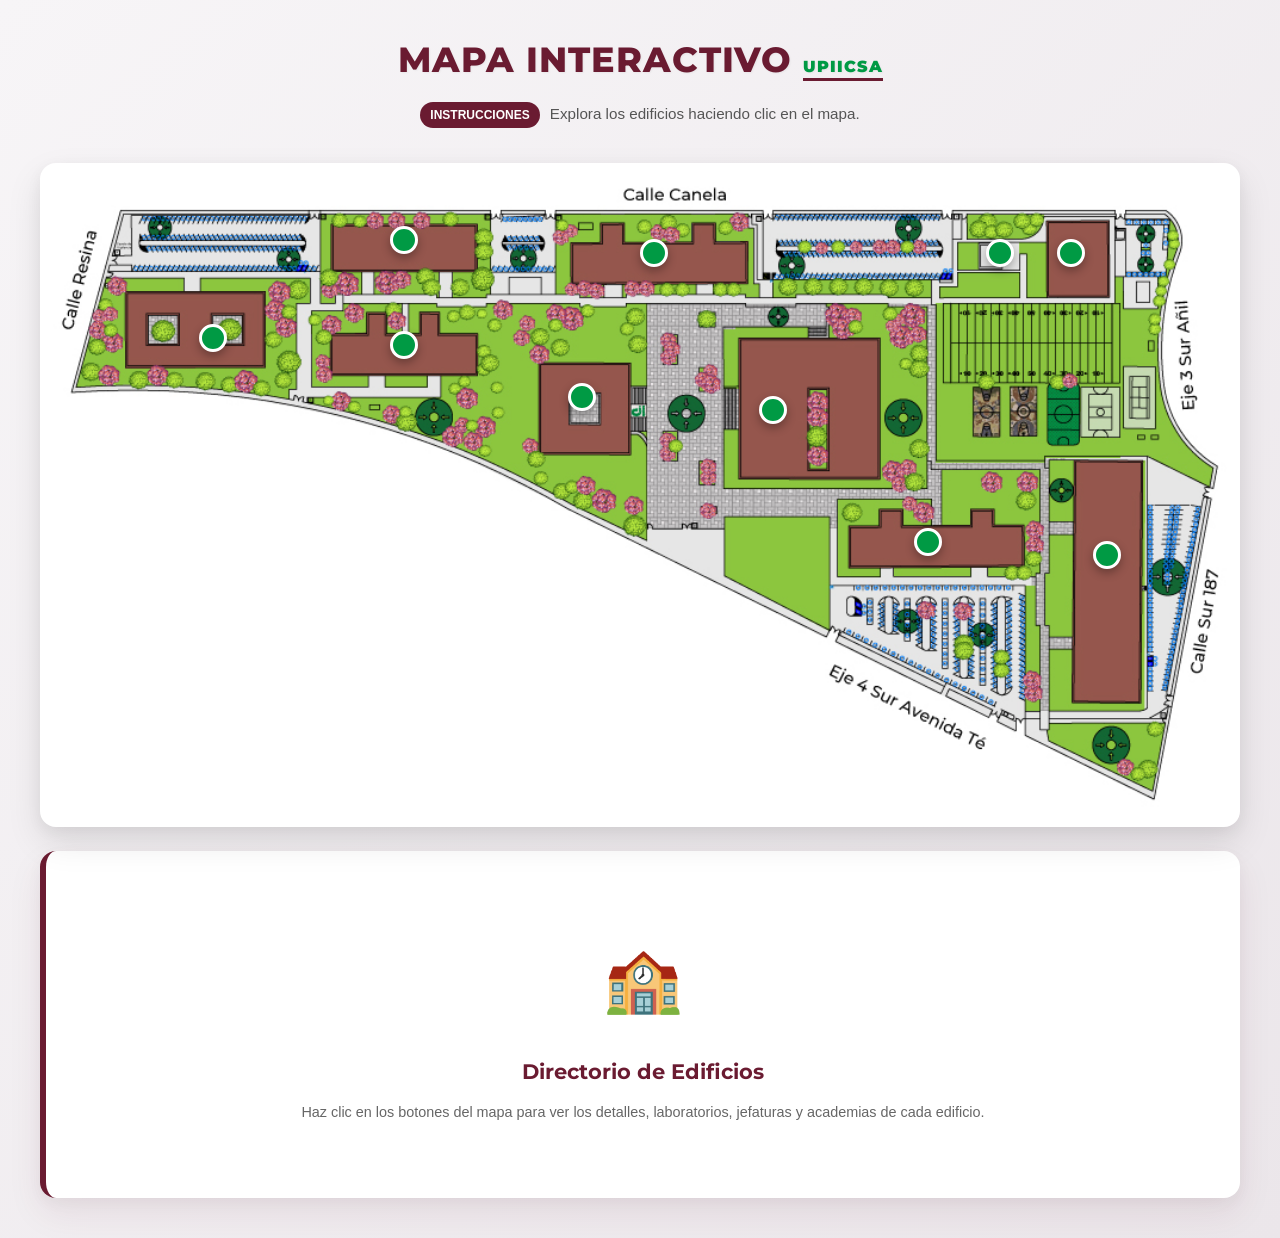
<file: index.html>
<!doctype html>
<!-- 
  ======================================================
  PROYECTO: Mapa Interactivo de UPIICSA
  AUTOR: Kit
  FECHA: 17 / 07 / 2026
  DESCRIPCIÓN: Sistema de información y mapa del portal.
  VERSIÓN: v1.1 — Optimizado (sin jQuery, carga rápida)
  ======================================================
-->
<html lang="es">

<head>
    <meta charset="UTF-8">
    <meta name="viewport" content="width=device-width, initial-scale=1.0">
    <meta name="description" content="Mapa interactivo de UPIICSA — Explora edificios, laboratorios, academias y oficinas del campus.">
    <title>Mapa Interactivo UPIICSA</title>
    <!-- Icono de la pestaña (Favicon) -->
    <link rel="icon" type="image/png" href="img/icono/favicon.png">
    <!-- Google Fonts — preconnect para carga rápida -->
    <link rel="preconnect" href="https://fonts.googleapis.com">
    <link rel="preconnect" href="https://fonts.gstatic.com" crossorigin>
    <link href="https://fonts.googleapis.com/css2?family=Montserrat:wght@400;600;700;800&family=Outfit:wght@300;400;600;800&display=swap" rel="stylesheet">
    <!-- Estilos del mapa -->
    <link rel="stylesheet" href="css/estilazo.css">
</head>

<body>
    <div class="page-wrapper">
        <header class="main-header">
            <h1 id="titulin">MAPA INTERACTIVO <span>UPIICSA</span></h1>
            <p class="instrucciones">
                <span class="badge">Instrucciones</span> Explora los edificios haciendo clic en el mapa.
            </p>
        </header>

        <div class="dashboard-layout">
            <!-- Panel lateral izquierdo de información -->
            <aside class="sidebar-info">
                <div class="sidebar-placeholder">
                    <div class="placeholder-icon">🏫</div>
                    <h3>Directorio de Edificios</h3>
                    <p>Haz clic en los botones del mapa para ver los detalles, laboratorios, jefaturas y academias de cada edificio.</p>
                </div>

                <!-- Ventanas grandes de información que aparecen al hacer clic -->
                <div class="ventana" id="info_ligeros">
                    <span class="btn-cerrar">&times;</span>
                    <p class="nom_edificio">Edificio de Ligeros</p>
                    <div class="pisos-container">
                        <div class="piso-columna">
                            <h3>Planta Baja</h3>
                            <ul>
                                <li>Almacén de Física</li>
                                <li>Laboratorios del 1 al 6</li>
                                <li>Sala de preparación de Física</li>
                                <li>Cubículos 1 al 6</li>
                                <li>Sala de preparación</li>
                                <li>Taller de Mantenimiento</li>
                                <li>Taller de Vidrío</li>
                                <li>Almacén de Química</li>
                                <li>Sala de preparación de Química</li>
                            </ul>
                        </div>
                        <div class="piso-columna">
                            <h3>Primer Piso</h3>
                            <ul>
                                <li>Jefatura del Laboratorio de Física</li>
                                <li>Laboratorios del 7 al 12</li>
                                <li>Sala de preparación de Física</li>
                                <li>Cubículos del 7 al 12</li>
                                <li>Sala de preparación</li>
                                <li>Sala Investigación Docente</li>
                                <li><strong>Lab. de Cómputo</strong></li>
                                <li>Sala Modelo</li>
                                <li>Sala de Laboratorio</li>
                                <li>Jefatura de Laboratorio de Química</li>
                                <li>Sala de Laboratorio de Química</li>
                                <li>Sala de preparación de Química</li>
                            </ul>
                        </div>
                    </div>
                </div>

                <div class="ventana" id="info_basica">
                    <span class="btn-cerrar">&times;</span>
                    <p class="nom_edificio">Edificio de Formación Básica</p>
                    <div class="pisos-container">
                        <div class="piso-columna">
                            <h3>Planta Baja</h3>
                            <ul>
                                <li>Departamento de Formación Básica</li>
                                <li>Coordinación de Plan de Acción Tutorial (Tutorías)</li>
                                <li>Servicio Médico</li>
                                <li>Centro de Apoyo a Estudiantes</li>
                                <li>Oficina de Electivas</li>
                                <li>Prefectura del Orden</li>
                                <li>Academia de Humanidades y Ciencias Sociales</li>
                                <li><strong>Salones del 1 al 5</strong></li>
                            </ul>
                        </div>
                        <div class="piso-columna">
                            <h3>Primer Piso</h3>
                            <ul>
                                <li>Academia de Matemáticas</li>
                                <li><strong>Lab. de Cómputo</strong></li>
                                <li><strong>Salones 101 al 112</strong></li>
                            </ul>
                        </div>
                        <div class="piso-columna">
                            <h3>Segundo Piso</h3>
                            <ul>
                                <li>Academia de Química</li>
                                <li><strong>Salones del 201 al 212</strong></li>
                            </ul>
                        </div>
                        <div class="piso-columna">
                            <h3>Tercer Piso</h3>
                            <ul>
                                <li>Academia de Física</li>
                                <li><strong>Salones del 201 al 312</strong></li>
                            </ul>
                        </div>
                    </div>
                </div>

                <div class="ventana" id="info_sociales">
                    <span class="btn-cerrar">&times;</span>
                    <p class="nom_edificio">Edificio de Estudios Profesionales Genéricos</p>
                    <div class="pisos-container">
                        <div class="piso-columna">
                            <h3>Planta Baja</h3>
                            <ul>
                                <li>Departamento de Estudios Profesional Genéricos</li>
                                <li>Red de Genero</li>
                                <li>Centro de Apoyo a Estudiantes</li>
                                <li>Servicio Médico</li>
                                <li>Soporte Técnico</li>
                                <li>Protección Civil</li>
                                <li>Academia de Economía</li>
                                <li><strong>Salones del 1 al 12</strong></li>
                            </ul>
                        </div>
                        <div class="piso-columna">
                            <h3>Primer Piso</h3>
                            <ul>
                                <li>Academia de Mercadotecnia y Recursos Humanos</li>
                                <li>Academia de Derecho</li>
                                <li><strong>Salones 101 al 114</strong></li>
                            </ul>
                        </div>
                        <div class="piso-columna">
                            <h3>Segundo Piso</h3>
                            <ul>
                                <li>Academia de Tecnología en Informática</li>
                                <li><strong>Lab. de Cómputo 1</strong></li>
                                <li><strong>Lab. de Cómputo 2</strong></li>
                                <li>Academia de Administración</li>
                                <li><strong>Salones del 201 al 210</strong></li>
                            </ul>
                        </div>
                        <div class="piso-columna">
                            <h3>Tercer Piso</h3>
                            <ul>
                                <li>Academia de Finanzas</li>
                                <li><strong>Salones del 301 al 321</strong></li>
                            </ul>
                        </div>
                    </div>
                </div>

                <div class="ventana" id="info_gobierno">
                    <span class="btn-cerrar">&times;</span>
                    <p class="nom_edificio">Edificio de Gobierno</p>
                    <div class="pisos-container">
                        <div class="piso-columna">
                            <h3>Planta Baja</h3>
                            <ul>
                                <li>Subdirección de Servicios Educativos e Integración Social</li>
                                <li>Gestión Escolar</li>
                                <li>Cajero Bancomer</li>
                                <li>Servicio Medico</li>
                                <li>Servicio Dental</li>
                                <li>Subdirección Administrativa</li>
                                <li>Capital Humano</li>
                                <li>Pagaduría</li>
                                <li>Recursos Financieros</li>
                            </ul>
                        </div>
                        <div class="piso-columna">
                            <h3>Primer Piso</h3>
                            <ul>
                                <li>Dirección</li>
                                <li>SEGET</li>
                                <li>Relaciones Publicas y Desarrollo Social</li>
                                <li>Activo Fijo</li>
                                <li>Asesoría Jurídica</li>
                                <li>Diseño y Comunicación Digital</li>
                                <li>Oficina de Apoyo Logístico al Consejo Técnico Consultivo Escolar</li>
                                <li>Jefatura Sección de Estudios de Postgrado e Investigación</li>
                                <li>Sala de Consejo</li>
                                <li>Orientación Juvenil</li>
                                <li>Recursos Materiales</li>
                                <li>Sindicato PAEE</li>
                                <li>Departamento de Extensión y Apoyos Educativos</li>
                                <li>Sindicato Docente</li>
                                <li>Subdirección Académica</li>
                                <li>Comité de Seguridad Contra la Violencia</li>
                                <li>Departamento de Innovación Educativa</li>
                                <li>Sala de Junta de Subdirección Académica</li>
                                <li>Oficina de Practicas y Vistas Escolares</li>
                                <li>Departamento de Evaluación y Seguimiento</li>
                                <li>Jefatura del Programa Académico de Ingeniería Industrial</li>
                                <li>Jefatura del Programa Académico de la Licenciatura en Administración Industrial</li>
                                <li>Jefatura del Programa Académico de Ingeniería en Transporte</li>
                                <li>Jefatura del Programa Académico de la Licenciatura en Ciencias de la Informática</li>
                                <li>Jefatura del Programa Académico de Ingeniería en Informática</li>
                                <li>Coordinación de Enlace y Gestión Técnica</li>
                                <li>Sistema de Gestión para Organizaciones Educativas</li>
                            </ul>
                        </div>
                        <div class="piso-columna">
                            <h3>Sótano</h3>
                            <ul>
                                <li>Bienes en Custodia</li>
                                <li>Editorial</li>
                                <li>Almacén de Activo Fijo</li>
                                <li>Oficina de Intendencia</li>
                                <li>Mensajería</li>
                            </ul>
                        </div>
                    </div>
                </div>

                <div class="ventana" id="info_ingenieria">
                    <span class="btn-cerrar">&times;</span>
                    <p class="nom_edificio">Edificio de Desarrollo Profesional Específico</p>
                    <div class="pisos-container">
                        <div class="piso-columna">
                            <h3>Planta Baja</h3>
                            <ul>
                                <li>Departamento de Desarrollo Profesional Especifico</li>
                                <li>Seminarios de Actualización con Opción a Titulación</li>
                                <li>Centro de Capacitación y Desarrollo de Personal</li>
                                <li>Lab. Robótica</li>
                                <li>Centro de Apoyo a Estudiantes</li>
                                <li>Servicio Médico</li>
                                <li>Jardinería</li>
                                <li><strong>Lab. de Cómputo Diseño 1</strong></li>
                                <li><strong>Lab. de Cómputo Diseño 2</strong></li>
                                <li>Fomento a la Cultura</li>
                                <li>Academia de Producción</li>
                                <li><strong>Salones del 1 al 7</strong></li>
                            </ul>
                        </div>
                        <div class="piso-columna">
                            <h3>Primer Piso</h3>
                            <ul>
                                <li>Academia de Informática</li>
                                <li>Academia de Ingeniería Industrial</li>
                                <li><strong>Salones 101 al 118</strong></li>
                            </ul>
                        </div>
                        <div class="piso-columna">
                            <h3>Segundo Piso</h3>
                            <ul>
                                <li>Academia de Transporte</li>
                                <li><strong>Lab. de Cómputo de Sistemas de Transporte</strong></li>
                                <li>Academia de Ciencias Básicas de la Ingeniería</li>
                                <li><strong>Salones del 201 al 218</strong></li>
                            </ul>
                        </div>
                        <div class="piso-columna">
                            <h3>Tercer Piso</h3>
                            <ul>
                                <li>Academia de Investigación de Operaciones</li>
                                <li><strong>Lab. de Cómputo Poniente</strong></li>
                                <li><strong>Lab. de Cómputo Oriente</strong></li>
                                <li>Academia de Computación</li>
                                <li><strong>Salones del 301 al 310</strong></li>
                            </ul>
                        </div>
                    </div>
                </div>

                <div class="ventana" id="info_pesados">
                    <span class="btn-cerrar">&times;</span>
                    <p class="nom_edificio">Edificio de Competencias Integrales e Institucionales</p>
                    <div class="pisos-container">
                        <div class="piso-columna">
                            <h3>Planta Baja</h3>
                            <ul>
                                <li>Departamento de Mantenimiento y Servicios</li>
                                <li>Carpintería</li>
                                <li><strong>Lab. de Cómputo de Realidad Virtual</strong></li>
                                <li>Lab. de Ingeniería Ferroviaria</li>
                                <li>Lab. de Metrología</li>
                                <li>Lab. de Metalografía</li>
                                <li>Maquinados Industriales</li>
                                <li>Soldadura Eléctrica</li>
                                <li><strong>Lab. Cómputo Robótica 1</strong></li>
                                <li><strong>Lab. Cómputo Robótica 2</strong></li>
                                <li>Servicio Médico</li>
                                <li>Lab. de Condiciones Ambientales</li>
                                <li>Lab. de Ingeniería de Métodos</li>
                                <li><strong>Salones 1 al 3 de Ingeniería de Métodos</strong></li>
                                <li>Control Escolar SEPI</li>
                                <li><strong>Lab. de Cómputo de Electricidad y Control</strong></li>
                                <li><strong>Salones de 1 al 4 de Electricidad y Control</strong></li>
                                <li>Almacén de Electricidad y Control</li>
                                <li>Lab. de Manufactura</li>
                            </ul>
                        </div>
                        <div class="piso-columna">
                            <h3>Primer Piso</h3>
                            <ul>
                                <li>Jefatura de Competencias Integrales e Institucionales</li>
                                <li>Cubículos A1 a A28</li>
                                <li>Cubículos B1 a A40</li>
                                <li>Jefatura de las Academias de Laboratorios de Procesos de Manufactura</li>
                                <li>Jefatura de las Academias de Laboratorios de Electricidad y Control</li>
                                <li>Jefatura de las Academias de Laboratorios de Control de Calidad</li>
                                <li>Jefatura de las Academias de Laboratorios de Ingeniería de Métodos</li>
                                <li>Jefatura de las Academias de Laboratorios en Sistemas Automotrices</li>
                                <li>Jefatura de las Academias de Laboratorios de Automatización y Robótica</li>
                                <li>Unidad Politécnica de Integración Social (UPIS)</li>
                                <li>Diplomados y Cursos</li>
                                <li>Club de Robótica</li>
                                <li><strong>Salones 1 al 2 de ISISA</strong></li>
                                <li><strong>Salones 1 al 10</strong></li>
                                <li><strong>Salón UPIS</strong></li>
                                <li>Oficina de Titulación</li>
                                <li>Departamento de Evaluación y Seguimiento Académico</li>
                                <li>Oficina Decanato</li>
                                <li><strong>Lab. de Cómputo MakerSpace</strong></li>
                                <li><strong>Lab. de Cómputo Cisco</strong></li>
                                <li><strong>Lab. de Cómputo SUN</strong></li>
                            </ul>
                        </div>
                    </div>
                </div>

                <div class="ventana" id="info_culturales">
                    <span class="btn-cerrar">&times;</span>
                    <p class="nom_edificio">Edificio de Actividades Culturales</p>
                    <div class="pisos-container">
                        <div class="piso-columna">
                            <h3>Planta Baja</h3>
                            <ul>
                                <li>Auditorio Generalísimo Morelos</li>
                                <li>Auditorio Víctor Bravo Ahuja</li>
                                <li>Biblioteca Ing. Manuel Zorrilla Carcaño</li>
                                <li><strong>Lab. de Cómputo de Biblioteca</strong></li>
                                <li>Centro de Apoyos para Estudiantes</li>
                                <li>Cafetería</li>
                            </ul>
                        </div>
                        <div class="piso-columna">
                            <h3>Primer Piso</h3>
                            <ul>
                                 <li><strong>Unidad de Informática</strong>
                                     <ul class="sub-area-list">
                                         <li>Redes y Telecomunicaciones</li>
                                         <li>Soporte Técnico</li>
                                         <li>Desarrollo de Sistemas</li>
                                         <li>Página Web</li>
                                     </ul>
                                 </li>
                                <li><strong>Lab. de Cómputo UDI de la 1 a la 4</strong></li>
                                <li>Cursos Extracurriculares de Lenguas Extranjeras (Celex)</li>
                                <li><strong>Lab. de Cómputo Docente</strong></li>
                                <li>Nodo UPIICSA</li>
                                <li><strong>Salones C0 al C14</strong></li>
                                <li><strong>Salones SEPI 1 al 8</strong></li>
                                <li>Programa de Doctorado en Gestión y Políticas de Innovación (DGPI)</li>
                                <li>Grupo de Investigación en Cooperativismo y Organizaciones de la Economía Social y Solidaría (GICOPS)</li>
                                <li>Unidad de Tecnología Educativa y Campus Virtual (UTEyCV)</li>
                                <li><strong>Lab. de Cómputo de Redes</strong></li>
                                <li>Lab. de IoT</li>
                                <li>Lab. de Experiencias</li>
                                <li>Lab. de Programación</li>
                            </ul>
                        </div>
                        <div class="piso-columna">
                            <h3>Sótano</h3>
                            <ul>
                                <li>Sala de Lectura de Biblioteca</li>
                            </ul>
                        </div>
                    </div>
                </div>

                <div class="ventana" id="info_gimnasio">
                    <span class="btn-cerrar">&times;</span>
                    <p class="nom_edificio">Edificio de Gimnasio</p>
                    <div class="pisos-container">
                        <div class="piso-columna">
                            <h3>Planta Baja</h3>
                            <ul>
                                <li>Jefatura de Actividades Deportivas</li>
                                <li>Comunicación Deportiva</li>
                                <li>Vestidores de Hombres</li>
                                <li>Servicio Médico</li>
                                <li>Vestidores de Mujeres</li>
                                <li>Sala Multiartística</li>
                                <li>Sala de Trofeos</li>
                                <li>Sala de Pesas</li>
                                <li>Cuadrilátero de Boxeo</li>
                            </ul>
                        </div>
                        <div class="piso-columna">
                            <h3>Primer Piso</h3>
                            <ul>
                                <li>Sala de Cardio</li>
                                <li><strong>Salón usos Múltiples</strong></li>
                            </ul>
                        </div>
                    </div>
                </div>

                <div class="ventana" id="info_espejos">
                    <span class="btn-cerrar">&times;</span>
                    <p class="nom_edificio">Edificio de los Espejos</p>
                    <div class="pisos-container">
                        <div class="piso-columna">
                            <h3>Primer Piso</h3>
                            <ul>
                                <li><strong>Salón de los Espejos</strong></li>
                                <li><strong>Planta Purificadora</strong></li>
                            </ul>
                        </div>
                    </div>
                </div>

                <div class="ventana" id="info_sepi">
                    <span class="btn-cerrar">&times;</span>
                    <p class="nom_edificio">Edificio de Sección de Estudios de Posgrado e Investigación (SEPI)</p>
                    <div class="pisos-container">
                        <div class="piso-columna">
                            <h3>Planta Baja</h3>
                            <ul>
                                <li>Auditorio</li>
                                <li>Biblioteca de Graduados</li>
                            </ul>
                        </div>
                        <div class="piso-columna">
                            <h3>Primer Piso</h3>
                            <ul>
                                <li>Jefatura de la Sección de Estudios de Posgrado e Investigación</li>
                                <li>Departamento de Investigación</li>
                                <li>Departamento de Posgrado</li>
                                <li>Maestría en Ingeniería Industrial</li>
                                <li>Maestría en Informática</li>
                                <li>Maestría en administración</li>
                                <li>Maestría en Ciencias en Estudios Interdisciplinarios para PYME</li>
                                <li>Doctorado en Gestión y en Política de Innovación</li>
                                <li><strong>Salón de Profesores</strong></li>
                                <li><strong>Lab. de Cómputo de CEFE</strong></li>
                                <li><strong>Lab. de Cómputo de SEPI</strong></li>
                            </ul>
                        </div>
                        <div class="piso-columna">
                            <h3>Segundo Piso</h3>
                            <ul>
                                <li>Sala de Consejo</li>
                                <li>Sala de Profesores</li>
                                <li>Aula Siglo XXI</li>
                                <li><strong>Lab. de Cómputo de UPIS 1</strong></li>
                                <li><strong>Lab. de Cómputo de UPIS 2</strong></li>
                            </ul>
                        </div>
                    </div>
                </div>
            </aside>

            <!-- El mapa interactivo -->
            <div id="contenedor">
                <!-- El mapa de fondo -->
                <img src="img/mapa/mapa_upiicsa.png" id="mapa" alt="mapa">

                <!-- Botones y textos cortos que aparecen al pasar el mouse (Hover) -->
                <div class="botoncito" id="btn_sepi"></div>
                <div class="edificio" id="tx_sepi">Edificio de Sección de Estudios de Posgrado e Investigación (SEPI)</div>

                <div class="botoncito" id="btn_ligeros"></div>
                <div class="edificio" id="tx_ligeros">Edificio de Ligeros</div>

                <div class="botoncito" id="btn_basica"></div>
                <div class="edificio" id="tx_basica">Edificio de Formación Básica</div>

                <div class="botoncito" id="btn_sociales"></div>
                <div class="edificio" id="tx_sociales">Edificio de Estudios Profesional Genéricos</div>

                <div class="botoncito" id="btn_gobierno"></div>
                <div class="edificio" id="tx_gobierno">Edificio de Gobierno</div>

                <div class="botoncito" id="btn_culturales"></div>
                <div class="edificio" id="tx_culturales">Edificio de Actividades Culturales</div>

                <div class="botoncito" id="btn_ingenieria"></div>
                <div class="edificio" id="tx_ingenieria">Edificio de Desarrollo Profesional Específico</div>

                <div class="botoncito" id="btn_pesados"></div>
                <div class="edificio" id="tx_pesados">Edificio de Competencias Integrales e Institucionales</div>

                <div class="botoncito" id="btn_gimnasio"></div>
                <div class="edificio" id="tx_gimnasio">Edificio de Gimnasio</div>

                <div class="botoncito" id="btn_espejos"></div>
                <div class="edificio" id="tx_espejos">Edificio de los Espejos</div>
            </div>
        </div>
    </div>

    <!-- Código interactivo (vanilla JS, sin dependencias) -->
    <script src="js/script.js" defer></script>
</body>

</html>
</file>
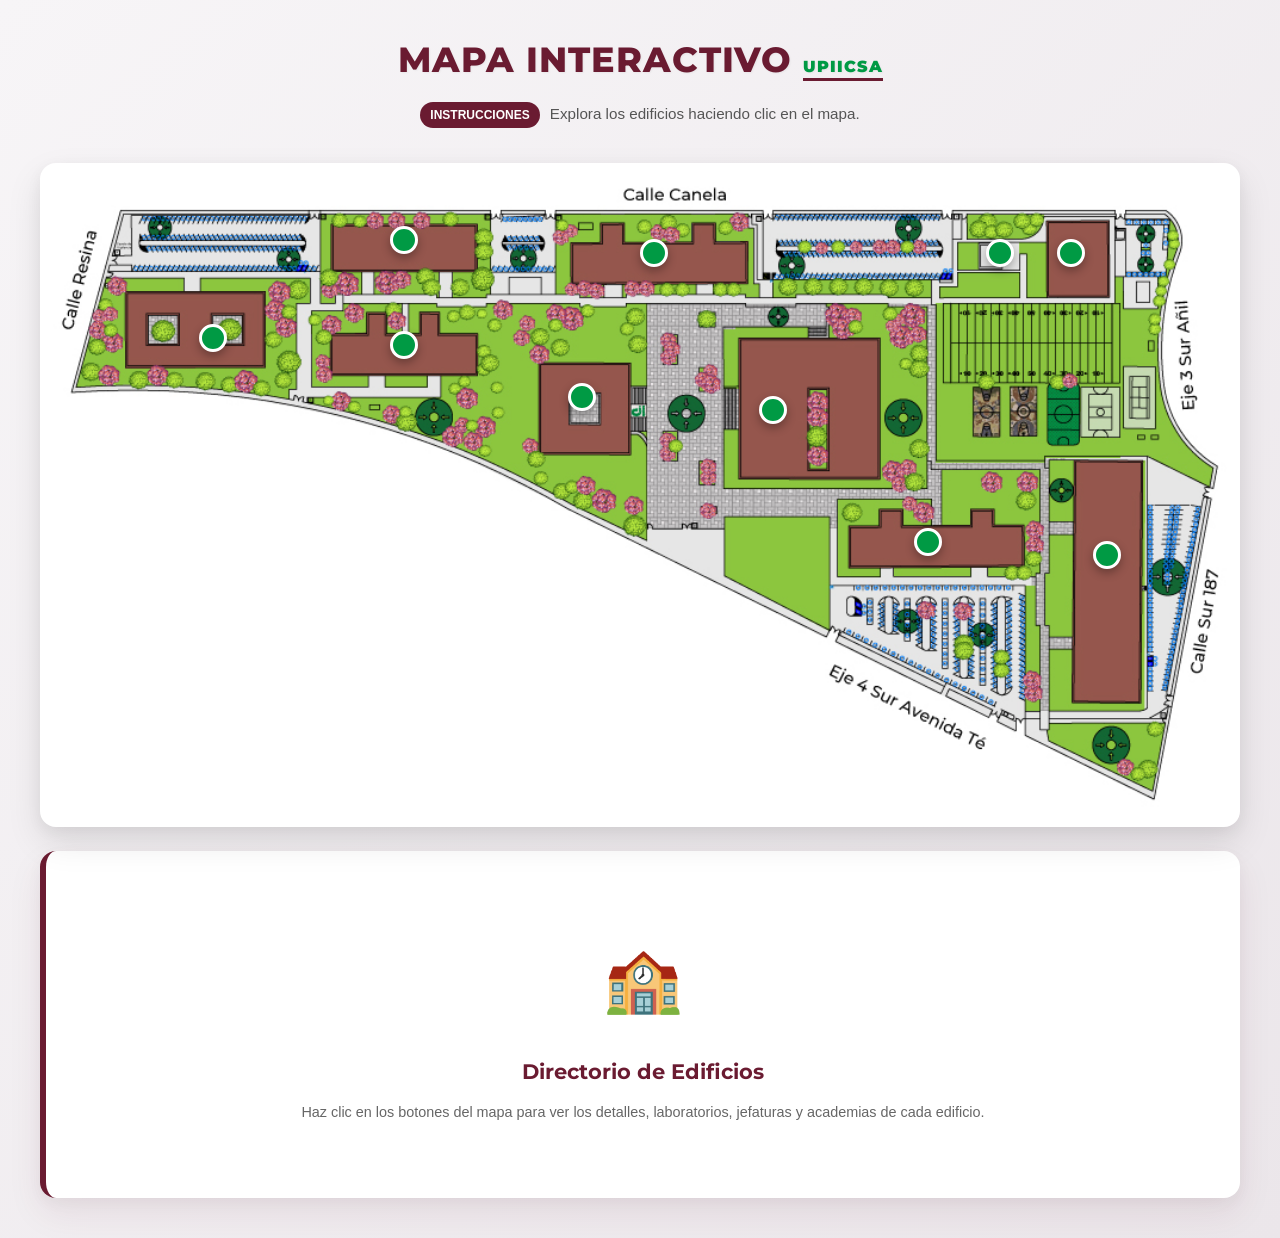
<file: index.upiicsa.mapa.html>
<!doctype html>
<html>

<head>
    <meta charset="UTF-8">
    <title>Mapa Interactivo UPIICSA</title>
    <!-- Icono de la pestaña (Favicon) -->
    <link rel="icon" type="image/png" href="img/icono/favicon.png">
    <!-- Google Fonts para tipografía premium -->
    <link href="https://fonts.googleapis.com/css2?family=Montserrat:wght@400;600;700;800&family=Outfit:wght@300;400;600;800&display=swap" rel="stylesheet">
    <!-- Aquí enlazamos el archivo de los estilos -->
    <link type="text/css" rel="stylesheet" href="css/estilazo.css">
</head>

<body>
    <div class="page-wrapper">
        <header class="main-header">
            <h1 id="titulin">MAPA INTERACTIVO <span>UPIICSA</span></h1>
            <p class="instrucciones">
                <span class="badge">Instrucciones</span> Explora los edificios haciendo clic en el mapa.
            </p>
        </header>

        <div class="dashboard-layout">
            <!-- Panel lateral izquierdo de información -->
            <aside class="sidebar-info">
                <div class="sidebar-placeholder">
                    <div class="placeholder-icon">🏫</div>
                    <h3>Directorio de Edificios</h3>
                    <p>Haz clic en los botones del mapa para ver los detalles, laboratorios, jefaturas y academias de cada edificio.</p>
                </div>

                <!-- Ventanas grandes de información que aparecen al hacer clic -->
                <div class="ventana" id="info_ligeros">
                    <span class="btn-cerrar">&times;</span>
                    <p class="nom_edificio">Edificio de Ligeros</p>
                    <div class="pisos-container">
                        <div class="piso-columna">
                            <h3>Planta Baja</h3>
                            <ul>
                                <li>Almacén de Física</li>
                                <li>Laboratorios del 1 al 6</li>
                                <li>Sala de preparación de Física</li>
                                <li>Cubículos 1 al 6</li>
                                <li>Sala de preparación</li>
                                <li>Taller de Mantenimiento</li>
                                <li>Taller de Vidrío</li>
                                <li>Almacén de Química</li>
                                <li>Sala de preparación de Química</li>
                            </ul>
                        </div>
                        <div class="piso-columna">
                            <h3>Primer Piso</h3>
                            <ul>
                                <li>Jefatura del Laboratorio de Física</li>
                                <li>Laboratorios del 7 al 12</li>
                                <li>Sala de preparación de Física</li>
                                <li>Cubículos del 7 al 12</li>
                                <li>Sala de preparación</li>
                                <li>Sala Investigación Docente</li>
                                <li><strong>Lab. de Cómputo</strong></li>
                                <li>Sala Modelo</li>
                                <li>Sala de Laboratorio</li>
                                <li>Jefatura de Laboratorio de Química</li>
                                <li>Sala de Laboratorio de Química</li>
                                <li>Sala de preparación de Química</li>
                            </ul>
                        </div>
                    </div>
                </div>

                <div class="ventana" id="info_basica">
                    <span class="btn-cerrar">&times;</span>
                    <p class="nom_edificio">Edificio de Formación Básica</p>
                    <div class="pisos-container">
                        <div class="piso-columna">
                            <h3>Planta Baja</h3>
                            <ul>
                                <li>Departamento de Formación Básica</li>
                                <li>Coordinación de Plan de Acción Tutorial (Tutorías)</li>
                                <li>Servicio Médico</li>
                                <li>Centro de Apoyo a Estudiantes</li>
                                <li>Oficina de Electivas</li>
                                <li>Prefectura del Orden</li>
                                <li>Academia de Humanidades y Ciencias Sociales</li>
                                <li><strong>Salones del 1 al 5</strong></li>
                            </ul>
                        </div>
                        <div class="piso-columna">
                            <h3>Primer Piso</h3>
                            <ul>
                                <li>Academia de Matemáticas</li>
                                <li><strong>Lab. de Cómputo</strong></li>
                                <li><strong>Salones 101 al 112</strong></li>
                            </ul>
                        </div>
                        <div class="piso-columna">
                            <h3>Segundo Piso</h3>
                            <ul>
                                <li>Academia de Química</li>
                                <li><strong>Salones del 201 al 212</strong></li>
                            </ul>
                        </div>
                        <div class="piso-columna">
                            <h3>Tercer Piso</h3>
                            <ul>
                                <li>Academia de Física</li>
                                <li><strong>Salones del 201 al 312</strong></li>
                            </ul>
                        </div>
                    </div>
                </div>

                <div class="ventana" id="info_sociales">
                    <span class="btn-cerrar">&times;</span>
                    <p class="nom_edificio">Edificio de Estudios Profesionales Genéricos</p>
                    <div class="pisos-container">
                        <div class="piso-columna">
                            <h3>Planta Baja</h3>
                            <ul>
                                <li>Departamento de Estudios Profesional Genéricos</li>
                                <li>Red de Genero</li>
                                <li>Centro de Apoyo a Estudiantes</li>
                                <li>Servicio Médico</li>
                                <li>Soporte Técnico</li>
                                <li>Protección Civil</li>
                                <li>Academia de Economía</li>
                                <li><strong>Salones del 1 al 12</strong></li>
                            </ul>
                        </div>
                        <div class="piso-columna">
                            <h3>Primer Piso</h3>
                            <ul>
                                <li>Academia de Mercadotecnia y Recursos Humanos</li>
                                <li>Academia de Derecho</li>
                                <li><strong>Salones 101 al 114</strong></li>
                            </ul>
                        </div>
                        <div class="piso-columna">
                            <h3>Segundo Piso</h3>
                            <ul>
                                <li>Academia de Tecnología en Informática</li>
                                <li><strong>Lab. de Cómputo 1</strong></li>
                                <li><strong>Lab. de Cómputo 2</strong></li>
                                <li>Academia de Administración</li>
                                <li><strong>Salones del 201 al 210</strong></li>
                            </ul>
                        </div>
                        <div class="piso-columna">
                            <h3>Tercer Piso</h3>
                            <ul>
                                <li>Academia de Finanzas</li>
                                <li><strong>Salones del 301 al 321</strong></li>
                            </ul>
                        </div>
                    </div>
                </div>

                <div class="ventana" id="info_gobierno">
                    <span class="btn-cerrar">&times;</span>
                    <p class="nom_edificio">Edificio de Gobierno</p>
                    <div class="pisos-container">
                        <div class="piso-columna">
                            <h3>Planta Baja</h3>
                            <ul>
                                <li>Subdirección de Servicios Educativos e Integración Social</li>
                                <li>Gestión Escolar</li>
                                <li>Cajero Bancomer</li>
                                <li>Servicio Medico</li>
                                <li>Servicio Dental</li>
                                <li>Subdirección Administrativa</li>
                                <li>Capital Humano</li>
                                <li>Pagaduría</li>
                                <li>Recursos Financieros</li>
                            </ul>
                        </div>
                        <div class="piso-columna">
                            <h3>Primer Piso</h3>
                            <ul>
                                <li>Dirección</li>
                                <li>SEGET</li>
                                <li>Relaciones Publicas y Desarrollo Social</li>
                                <li>Activo Fijo</li>
                                <li>Asesoría Jurídica</li>
                                <li>Diseño y Comunicación Digital</li>
                                <li>Oficina de Apoyo Logístico al Consejo Técnico Consultivo Escolar</li>
                                <li>Jefatura Sección de Estudios de Postgrado e Investigación</li>
                                <li>Sala de Consejo</li>
                                <li>Orientación Juvenil</li>
                                <li>Recursos Materiales</li>
                                <li>Sindicato PAEE</li>
                                <li>Departamento de Extensión y Apoyos Educativos</li>
                                <li>Sindicato Docente</li>
                                <li>Subdirección Académica</li>
                                <li>Comité de Seguridad Contra la Violencia</li>
                                <li>Departamento de Innovación Educativa</li>
                                <li>Sala de Junta de Subdirección Académica</li>
                                <li>Oficina de Practicas y Vistas Escolares</li>
                                <li>Departamento de Evaluación y Seguimiento</li>
                                <li>Jefatura del Programa Académico de Ingeniería Industrial</li>
                                <li>Jefatura del Programa Académico de la Licenciatura en Administración Industrial</li>
                                <li>Jefatura del Programa Académico de Ingeniería en Transporte</li>
                                <li>Jefatura del Programa Académico de la Licenciatura en Ciencias de la Informática</li>
                                <li>Jefatura del Programa Académico de Ingeniería en Informática</li>
                                <li>Coordinación de Enlace y Gestión Técnica</li>
                                <li>Sistema de Gestión para Organizaciones Educativas</li>
                            </ul>
                        </div>
                        <div class="piso-columna">
                            <h3>Sótano</h3>
                            <ul>
                                <li>Bienes en Custodia</li>
                                <li>Editorial</li>
                                <li>Almacén de Activo Fijo</li>
                                <li>Oficina de Intendencia</li>
                                <li>Mensajería</li>
                            </ul>
                        </div>
                    </div>
                </div>

                <div class="ventana" id="info_ingenieria">
                    <span class="btn-cerrar">&times;</span>
                    <p class="nom_edificio">Edificio de Desarrollo Profesional Específico</p>
                    <div class="pisos-container">
                        <div class="piso-columna">
                            <h3>Planta Baja</h3>
                            <ul>
                                <li>Departamento de Desarrollo Profesional Especifico</li>
                                <li>Seminarios de Actualización con Opción a Titulación</li>
                                <li>Centro de Capacitación y Desarrollo de Personal</li>
                                <li>Lab. Robótica</li>
                                <li>Centro de Apoyo a Estudiantes</li>
                                <li>Servicio Médico</li>
                                <li>Jardinería</li>
                                <li><strong>Lab. de Cómputo Diseño 1</strong></li>
                                <li><strong>Lab. de Cómputo Diseño 2</strong></li>
                                <li>Fomento a la Cultura</li>
                                <li>Academia de Producción</li>
                                <li><strong>Salones del 1 al 7</strong></li>
                            </ul>
                        </div>
                        <div class="piso-columna">
                            <h3>Primer Piso</h3>
                            <ul>
                                <li>Academia de Informática</li>
                                <li>Academia de Ingeniería Industrial</li>
                                <li><strong>Salones 101 al 118</strong></li>
                            </ul>
                        </div>
                        <div class="piso-columna">
                            <h3>Segundo Piso</h3>
                            <ul>
                                <li>Academia de Transporte</li>
                                <li><strong>Lab. de Cómputo de Sistemas de Transporte</strong></li>
                                <li>Academia de Ciencias Básicas de la Ingeniería</li>
                                <li><strong>Salones del 201 al 218</strong></li>
                            </ul>
                        </div>
                        <div class="piso-columna">
                            <h3>Tercer Piso</h3>
                            <ul>
                                <li>Academia de Investigación de Operaciones</li>
                                <li><strong>Lab. de Cómputo Poniente</strong></li>
                                <li><strong>Lab. de Cómputo Oriente</strong></li>
                                <li>Academia de Computación</li>
                                <li><strong>Salones del 301 al 310</strong></li>
                            </ul>
                        </div>
                    </div>
                </div>

                <div class="ventana" id="info_pesados">
                    <span class="btn-cerrar">&times;</span>
                    <p class="nom_edificio">Edificio de Competencias Integrales e Institucionales</p>
                    <div class="pisos-container">
                        <div class="piso-columna">
                            <h3>Planta Baja</h3>
                            <ul>
                                <li>Departamento de Mantenimiento y Servicios</li>
                                <li>Carpintería</li>
                                <li><strong>Lab. de Cómputo de Realidad Virtual</strong></li>
                                <li>Lab. de Ingeniería Ferroviaria</li>
                                <li>Lab. de Metrología</li>
                                <li>Lab. de Metalografía</li>
                                <li>Maquinados Industriales</li>
                                <li>Soldadura Eléctrica</li>
                                <li><strong>Lab. Cómputo Robótica 1</strong></li>
                                <li><strong>Lab. Cómputo Robótica 2</strong></li>
                                <li>Servicio Médico</li>
                                <li>Lab. de Condiciones Ambientales</li>
                                <li>Lab. de Ingeniería de Métodos</li>
                                <li><strong>Salones 1 al 3 de Ingeniería de Métodos</strong></li>
                                <li>Control Escolar SEPI</li>
                                <li><strong>Lab. de Cómputo de Electricidad y Control</strong></li>
                                <li><strong>Salones de 1 al 4 de Electricidad y Control</strong></li>
                                <li>Almacén de Electricidad y Control</li>
                                <li>Lab. de Manufactura</li>
                            </ul>
                        </div>
                        <div class="piso-columna">
                            <h3>Primer Piso</h3>
                            <ul>
                                <li>Jefatura de Competencias Integrales e Institucionales</li>
                                <li>Cubículos A1 a A28</li>
                                <li>Cubículos B1 a A40</li>
                                <li>Jefatura de las Academias de Laboratorios de Procesos de Manufactura</li>
                                <li>Jefatura de las Academias de Laboratorios de Electricidad y Control</li>
                                <li>Jefatura de las Academias de Laboratorios de Control de Calidad</li>
                                <li>Jefatura de las Academias de Laboratorios de Ingeniería de Métodos</li>
                                <li>Jefatura de las Academias de Laboratorios en Sistemas Automotrices</li>
                                <li>Jefatura de las Academias de Laboratorios de Automatización y Robótica</li>
                                <li>Unidad Politécnica de Integración Social (UPIS)</li>
                                <li>Diplomados y Cursos</li>
                                <li>Club de Robótica</li>
                                <li><strong>Salones 1 al 2 de ISISA</strong></li>
                                <li><strong>Salones 1 al 10</strong></li>
                                <li><strong>Salón UPIS</strong></li>
                                <li>Oficina de Titulación</li>
                                <li>Departamento de Evaluación y Seguimiento Académico</li>
                                <li>Oficina Decanato</li>
                                <li><strong>Lab. de Cómputo MakerSpace</strong></li>
                                <li><strong>Lab. de Cómputo Cisco</strong></li>
                                <li><strong>Lab. de Cómputo SUN</strong></li>
                            </ul>
                        </div>
                    </div>
                </div>

                <div class="ventana" id="info_culturales">
                    <span class="btn-cerrar">&times;</span>
                    <p class="nom_edificio">Edificio de Actividades Culturales</p>
                    <div class="pisos-container">
                        <div class="piso-columna">
                            <h3>Planta Baja</h3>
                            <ul>
                                <li>Auditorio Generalísimo Morelos</li>
                                <li>Auditorio Víctor Bravo Ahuja</li>
                                <li>Biblioteca Ing. Manuel Zorrilla Carcaño</li>
                                <li><strong>Lab. de Cómputo de Biblioteca</strong></li>
                                <li>Centro de Apoyos para Estudiantes</li>
                                <li>Cafetería</li>
                            </ul>
                        </div>
                        <div class="piso-columna">
                            <h3>Primer Piso</h3>
                            <ul>
                                 <li><strong>Unidad de Informática</strong>
                                     <ul class="sub-area-list">
                                         <li>Redes y Telecomunicaciones</li>
                                         <li>Soporte Técnico</li>
                                         <li>Desarrollo de Sistemas</li>
                                         <li>Página Web</li>
                                     </ul>
                                 </li>
                                <li><strong>Lab. de Cómputo UDI de la 1 a la 4</strong></li>
                                <li>Cursos Extracurriculares de Lenguas Extranjeras (Celex)</li>
                                <li><strong>Lab. de Cómputo Docente</strong></li>
                                <li>Nodo UPIICSA</li>
                                <li><strong>Salones C0 al C14</strong></li>
                                <li><strong>Salones SEPI 1 al 8</strong></li>
                                <li>Programa de Doctorado en Gestión y Políticas de Innovación (DGPI)</li>
                                <li>Grupo de Investigación en Cooperativismo y Organizaciones de la Economía Social y Solidaría (GICOPS)</li>
                                <li>Unidad de Tecnología Educativa y Campus Virtual (UTEyCV)</li>
                                <li><strong>Lab. de Cómputo de Redes</strong></li>
                                <li>Lab. de IoT</li>
                                <li>Lab. de Experiencias</li>
                                <li>Lab. de Programación</li>
                            </ul>
                        </div>
                        <div class="piso-columna">
                            <h3>Sótano</h3>
                            <ul>
                                <li>Sala de Lectura de Biblioteca</li>
                            </ul>
                        </div>
                    </div>
                </div>

                <div class="ventana" id="info_gimnasio">
                    <span class="btn-cerrar">&times;</span>
                    <p class="nom_edificio">Edificio de Gimnasio</p>
                    <div class="pisos-container">
                        <div class="piso-columna">
                            <h3>Planta Baja</h3>
                            <ul>
                                <li>Jefatura de Actividades Deportivas</li>
                                <li>Comunicación Deportiva</li>
                                <li>Vestidores de Hombres</li>
                                <li>Servicio Médico</li>
                                <li>Vestidores de Mujeres</li>
                                <li>Sala Multiartística</li>
                                <li>Sala de Trofeos</li>
                                <li>Sala de Pesas</li>
                                <li>Cuadrilátero de Boxeo</li>
                            </ul>
                        </div>
                        <div class="piso-columna">
                            <h3>Primer Piso</h3>
                            <ul>
                                <li>Sala de Cardio</li>
                                <li><strong>Salón usos Múltiples</strong></li>
                            </ul>
                        </div>
                    </div>
                </div>

                <div class="ventana" id="info_espejos">
                    <span class="btn-cerrar">&times;</span>
                    <p class="nom_edificio">Edificio de los Espejos</p>
                    <div class="pisos-container">
                        <div class="piso-columna">
                            <h3>Primer Piso</h3>
                            <ul>
                                <li><strong>Salón de los Espejos</strong></li>
                                <li><strong>Planta Purificadora</strong></li>
                            </ul>
                        </div>
                    </div>
                </div>

                <div class="ventana" id="info_sepi">
                    <span class="btn-cerrar">&times;</span>
                    <p class="nom_edificio">Edificio de Sección de Estudios de Posgrado e Investigación (SEPI)</p>
                    <div class="pisos-container">
                        <div class="piso-columna">
                            <h3>Planta Baja</h3>
                            <ul>
                                <li>Auditorio</li>
                                <li>Biblioteca de Graduados</li>
                            </ul>
                        </div>
                        <div class="piso-columna">
                            <h3>Primer Piso</h3>
                            <ul>
                                <li>Jefatura de la Sección de Estudios de Posgrado e Investigación</li>
                                <li>Departamento de Investigación</li>
                                <li>Departamento de Posgrado</li>
                                <li>Maestría en Ingeniería Industrial</li>
                                <li>Maestría en Informática</li>
                                <li>Maestría en administración</li>
                                <li>Maestría en Ciencias en Estudios Interdisciplinarios para PYME</li>
                                <li>Doctorado en Gestión y en Política de Innovación</li>
                                <li><strong>Salón de Profesores</strong></li>
                                <li><strong>Lab. de Cómputo de CEFE</strong></li>
                                <li><strong>Lab. de Cómputo de SEPI</strong></li>
                            </ul>
                        </div>
                        <div class="piso-columna">
                            <h3>Segundo Piso</h3>
                            <ul>
                                <li>Sala de Consejo</li>
                                <li>Sala de Profesores</li>
                                <li>Aula Siglo XXI</li>
                                <li><strong>Lab. de Cómputo de UPIS 1</strong></li>
                                <li><strong>Lab. de Cómputo de UPIS 2</strong></li>
                            </ul>
                        </div>
                    </div>
                </div>
            </aside>

            <!-- El mapa interactivo -->
            <div id="contenedor">
                <!-- El mapa de fondo -->
                <img src="img/mapa/mapa_upiicsa.png" id="mapa" alt="mapa">

                <!-- Botones y textos cortos que aparecen al pasar el mouse (Hover) -->
                <div class="botoncito" id="btn_sepi"></div>
                <div class="edificio" id="tx_sepi">Edificio de Sección de Estudios de Posgrado e Investigación (SEPI)</div>

                <div class="botoncito" id="btn_ligeros"></div>
                <div class="edificio" id="tx_ligeros">Edificio de Ligeros</div>

                <div class="botoncito" id="btn_basica"></div>
                <div class="edificio" id="tx_basica">Edificio de Formación Básica</div>

                <div class="botoncito" id="btn_sociales"></div>
                <div class="edificio" id="tx_sociales">Edificio de Estudios Profesional Genéricos</div>

                <div class="botoncito" id="btn_gobierno"></div>
                <div class="edificio" id="tx_gobierno">Edificio de Gobierno</div>

                <div class="botoncito" id="btn_culturales"></div>
                <div class="edificio" id="tx_culturales">Edificio de Actividades Culturales</div>

                <div class="botoncito" id="btn_ingenieria"></div>
                <div class="edificio" id="tx_ingenieria">Edificio de Desarrollo Profesional Específico</div>

                <div class="botoncito" id="btn_pesados"></div>
                <div class="edificio" id="tx_pesados">Edificio de Competencias Integrales e Institucionales</div>

                <div class="botoncito" id="btn_gimnasio"></div>
                <div class="edificio" id="tx_gimnasio">Edificio de Gimnasio</div>

                <div class="botoncito" id="btn_espejos"></div>
                <div class="edificio" id="tx_espejos">Edificio de los Espejos</div>
            </div>
        </div>
    <!-- 1. Cargamos jQuery desde internet -->
    <script src="https://code.jquery.com/jquery-3.6.0.min.js"></script>

    <!-- 2. Código interactivo (script.js) -->
    <script type="text/javascript" src="js/script.js"></script>
</body>

</html>
</file>
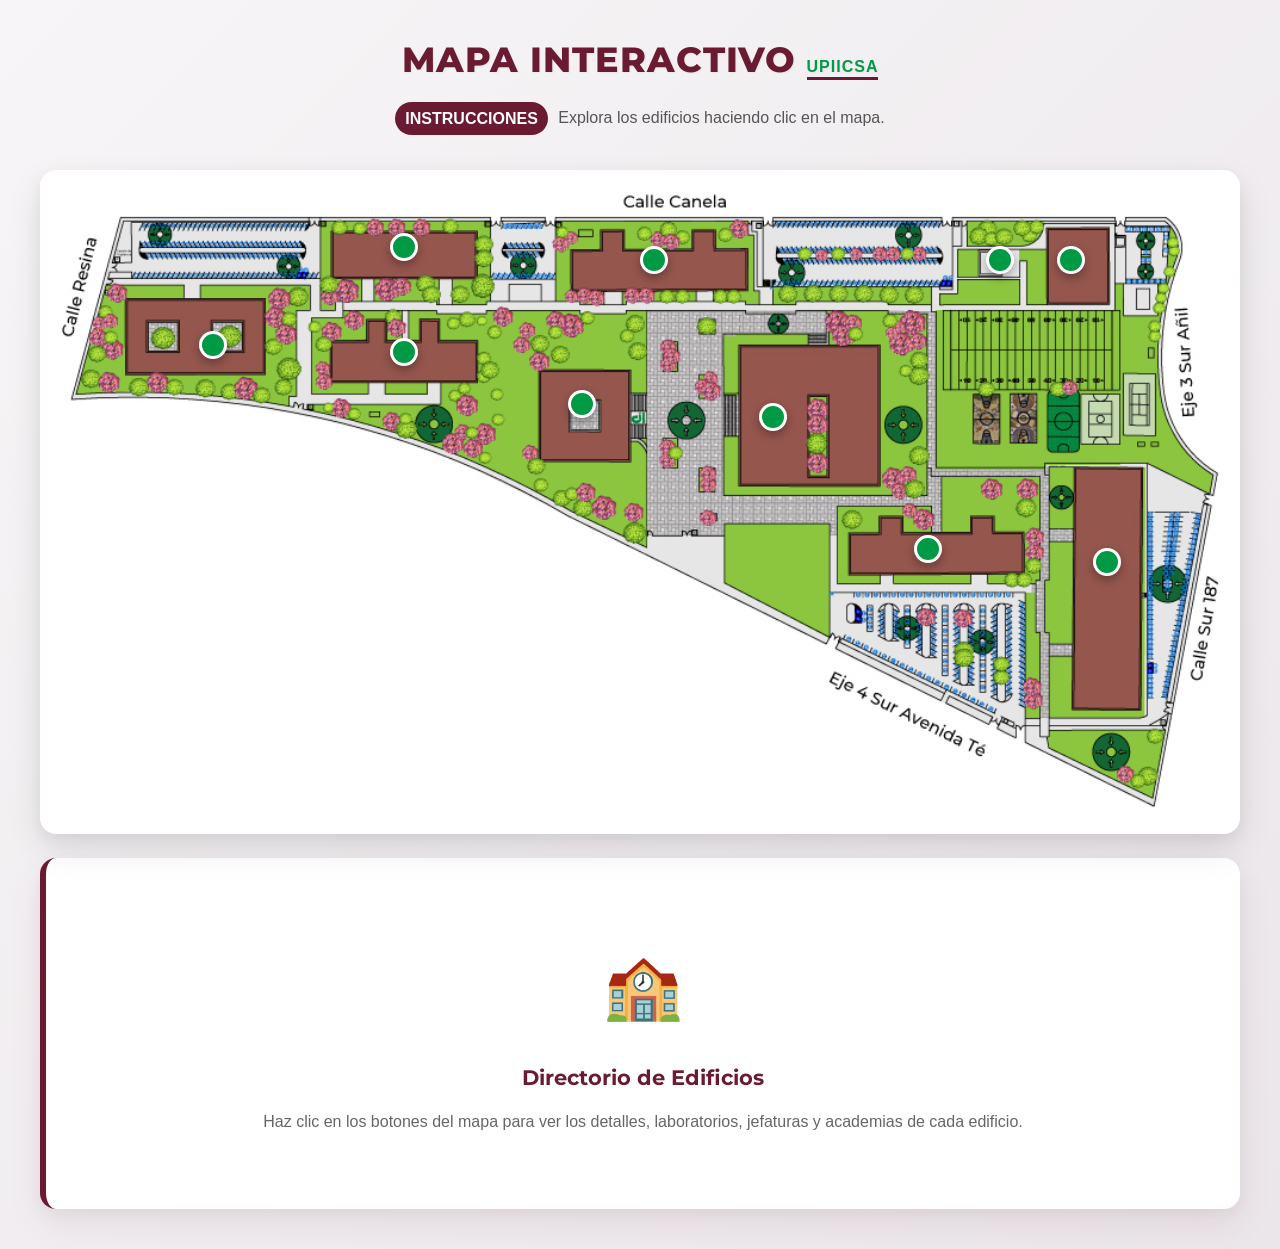
<file: mapa_interactivo_upiicsa/mapa.html>
<!doctype html>
<html>

<head>
    <meta charset="UTF-8">
    <title>Mapa Interactivo UPIICSA</title>
    <!-- Icono de la pestaña (Favicon) -->
    <link rel="icon" type="image/png" href="favicon.png">
    <!-- Google Fonts para tipografía premium -->
    <link href="https://fonts.googleapis.com/css2?family=Montserrat:wght@400;600;700;800&family=Outfit:wght@300;400;600;800&display=swap" rel="stylesheet">
    <!-- Aquí enlazamos el archivo de los estilos -->
    <link type="text/css" rel="stylesheet" href="estilacho.css">
</head>

<body>
    <div class="page-wrapper">
        <header class="main-header">
            <h1 id="titulin">MAPA INTERACTIVO <span>UPIICSA</span></h1>
            <p class="instrucciones">
                <span class="badge">Instrucciones</span> Explora los edificios haciendo clic en el mapa.
            </p>
        </header>

        <div class="dashboard-layout">
            <!-- Panel lateral izquierdo de información -->
            <aside class="sidebar-info">
                <div class="sidebar-placeholder">
                    <div class="placeholder-icon">🏫</div>
                    <h3>Directorio de Edificios</h3>
                    <p>Haz clic en los botones del mapa para ver los detalles, laboratorios, jefaturas y academias de cada edificio.</p>
                </div>

                <!-- Ventanas grandes de información que aparecen al hacer clic -->
                <div class="ventana" id="info_ligeros">
                    <span class="btn-cerrar">&times;</span>
                    <p class="nom_edificio">Edificio de Ligeros</p>
                    <div class="pisos-container">
                        <div class="piso-columna">
                            <h3>Planta Baja</h3>
                            <ul>
                                <li>Almacén de Física</li>
                                <li>Laboratorios del 1 al 6</li>
                                <li>Sala de preparación de Física</li>
                                <li>Cubículos 1 al 6</li>
                                <li>Sala de preparación</li>
                                <li>Taller de Mantenimiento</li>
                                <li>Taller de Vidrío</li>
                                <li>Almacén de Química</li>
                                <li>Sala de preparación de Química</li>
                            </ul>
                        </div>
                        <div class="piso-columna">
                            <h3>Primer Piso</h3>
                            <ul>
                                <li>Jefatura del Laboratorio de Física</li>
                                <li>Laboratorios del 7 al 12</li>
                                <li>Sala de preparación de Física</li>
                                <li>Cubículos del 7 al 12</li>
                                <li>Sala de preparación</li>
                                <li>Sala Investigación Docente</li>
                                <li><strong>Lab. de Cómputo</strong></li>
                                <li>Sala Modelo</li>
                                <li>Sala de Laboratorio</li>
                                <li>Jefatura de Laboratorio de Química</li>
                                <li>Sala de Laboratorio de Química</li>
                                <li>Sala de preparación de Química</li>
                            </ul>
                        </div>
                    </div>
                </div>

                <div class="ventana" id="info_basica">
                    <span class="btn-cerrar">&times;</span>
                    <p class="nom_edificio">Edificio de Formación Básica</p>
                    <div class="pisos-container">
                        <div class="piso-columna">
                            <h3>Planta Baja</h3>
                            <ul>
                                <li>Departamento de Formación Básica</li>
                                <li>Coordinación de Plan de Acción Tutorial (Tutorías)</li>
                                <li>Servicio Médico</li>
                                <li>Centro de Apoyo a Estudiantes</li>
                                <li>Oficina de Electivas</li>
                                <li>Prefectura del Orden</li>
                                <li>Academia de Humanidades y Ciencias Sociales</li>
                                <li><strong>Salones del 1 al 5</strong></li>
                            </ul>
                        </div>
                        <div class="piso-columna">
                            <h3>Primer Piso</h3>
                            <ul>
                                <li>Academia de Matemáticas</li>
                                <li><strong>Lab. de Cómputo</strong></li>
                                <li><strong>Salones 101 al 112</strong></li>
                            </ul>
                        </div>
                        <div class="piso-columna">
                            <h3>Segundo Piso</h3>
                            <ul>
                                <li>Academia de Química</li>
                                <li><strong>Salones del 201 al 212</strong></li>
                            </ul>
                        </div>
                        <div class="piso-columna">
                            <h3>Tercer Piso</h3>
                            <ul>
                                <li>Academia de Física</li>
                                <li><strong>Salones del 201 al 312</strong></li>
                            </ul>
                        </div>
                    </div>
                </div>

                <div class="ventana" id="info_sociales">
                    <span class="btn-cerrar">&times;</span>
                    <p class="nom_edificio">Edificio de Estudios Profesionales Genéricos</p>
                    <div class="pisos-container">
                        <div class="piso-columna">
                            <h3>Planta Baja</h3>
                            <ul>
                                <li>Departamento de Estudios Profesional Genéricos</li>
                                <li>Red de Genero</li>
                                <li>Centro de Apoyo a Estudiantes</li>
                                <li>Servicio Médico</li>
                                <li>Soporte Técnico</li>
                                <li>Protección Civil</li>
                                <li>Academia de Economía</li>
                                <li><strong>Salones del 1 al 12</strong></li>
                            </ul>
                        </div>
                        <div class="piso-columna">
                            <h3>Primer Piso</h3>
                            <ul>
                                <li>Academia de Mercadotecnia y Recursos Humanos</li>
                                <li>Academia de Derecho</li>
                                <li><strong>Salones 101 al 114</strong></li>
                            </ul>
                        </div>
                        <div class="piso-columna">
                            <h3>Segundo Piso</h3>
                            <ul>
                                <li>Academia de Tecnología en Informática</li>
                                <li><strong>Lab. de Cómputo 1</strong></li>
                                <li><strong>Lab. de Cómputo 2</strong></li>
                                <li>Academia de Administración</li>
                                <li><strong>Salones del 201 al 210</strong></li>
                            </ul>
                        </div>
                        <div class="piso-columna">
                            <h3>Tercer Piso</h3>
                            <ul>
                                <li>Academia de Finanzas</li>
                                <li><strong>Salones del 301 al 321</strong></li>
                            </ul>
                        </div>
                    </div>
                </div>

                <div class="ventana" id="info_gobierno">
                    <span class="btn-cerrar">&times;</span>
                    <p class="nom_edificio">Edificio de Gobierno</p>
                    <div class="pisos-container">
                        <div class="piso-columna">
                            <h3>Planta Baja</h3>
                            <ul>
                                <li>Subdirección de Servicios Educativos e Integración Social</li>
                                <li>Gestión Escolar</li>
                                <li>Cajero Bancomer</li>
                                <li>Servicio Medico</li>
                                <li>Servicio Dental</li>
                                <li>Subdirección Administrativa</li>
                                <li>Capital Humano</li>
                                <li>Pagaduría</li>
                                <li>Recursos Financieros</li>
                            </ul>
                        </div>
                        <div class="piso-columna">
                            <h3>Primer Piso</h3>
                            <ul>
                                <li>Dirección</li>
                                <li>SEGET</li>
                                <li>Relaciones Publicas y Desarrollo Social</li>
                                <li>Activo Fijo</li>
                                <li>Asesoría Jurídica</li>
                                <li>Diseño y Comunicación Digital</li>
                                <li>Oficina de Apoyo Logístico al Consejo Técnico Consultivo Escolar</li>
                                <li>Jefatura Sección de Estudios de Postgrado e Investigación</li>
                                <li>Sala de Consejo</li>
                                <li>Orientación Juvenil</li>
                                <li>Recursos Materiales</li>
                                <li>Sindicato PAEE</li>
                                <li>Departamento de Extensión y Apoyos Educativos</li>
                                <li>Sindicato Docente</li>
                                <li>Subdirección Académica</li>
                                <li>Comité de Seguridad Contra la Violencia</li>
                                <li>Departamento de Innovación Educativa</li>
                                <li>Sala de Junta de Subdirección Académica</li>
                                <li>Oficina de Practicas y Vistas Escolares</li>
                                <li>Departamento de Evaluación y Seguimiento</li>
                                <li>Jefatura del Programa Académico de Ingeniería Industrial</li>
                                <li>Jefatura del Programa Académico de la Licenciatura en Administración Industrial</li>
                                <li>Jefatura del Programa Académico de Ingeniería en Transporte</li>
                                <li>Jefatura del Programa Académico de la Licenciatura en Ciencias de la Informática</li>
                                <li>Jefatura del Programa Académico de Ingeniería en Informática</li>
                                <li>Coordinación de Enlace y Gestión Técnica</li>
                                <li>Sistema de Gestión para Organizaciones Educativas</li>
                            </ul>
                        </div>
                        <div class="piso-columna">
                            <h3>Sótano</h3>
                            <ul>
                                <li>Bienes en Custodia</li>
                                <li>Editorial</li>
                                <li>Almacén de Activo Fijo</li>
                                <li>Oficina de Intendencia</li>
                                <li>Mensajería</li>
                            </ul>
                        </div>
                    </div>
                </div>

                <div class="ventana" id="info_ingenieria">
                    <span class="btn-cerrar">&times;</span>
                    <p class="nom_edificio">Edificio de Desarrollo Profesional Específico</p>
                    <div class="pisos-container">
                        <div class="piso-columna">
                            <h3>Planta Baja</h3>
                            <ul>
                                <li>Departamento de Desarrollo Profesional Especifico</li>
                                <li>Seminarios de Actualización con Opción a Titulación</li>
                                <li>Centro de Capacitación y Desarrollo de Personal</li>
                                <li>Lab. Robótica</li>
                                <li>Centro de Apoyo a Estudiantes</li>
                                <li>Servicio Médico</li>
                                <li>Jardinería</li>
                                <li><strong>Lab. de Cómputo Diseño 1</strong></li>
                                <li><strong>Lab. de Cómputo Diseño 2</strong></li>
                                <li>Fomento a la Cultura</li>
                                <li>Academia de Producción</li>
                                <li><strong>Salones del 1 al 7</strong></li>
                            </ul>
                        </div>
                        <div class="piso-columna">
                            <h3>Primer Piso</h3>
                            <ul>
                                <li>Academia de Informática</li>
                                <li>Academia de Ingeniería Industrial</li>
                                <li><strong>Salones 101 al 118</strong></li>
                            </ul>
                        </div>
                        <div class="piso-columna">
                            <h3>Segundo Piso</h3>
                            <ul>
                                <li>Academia de Transporte</li>
                                <li><strong>Lab. de Cómputo de Sistemas de Transporte</strong></li>
                                <li>Academia de Ciencias Básicas de la Ingeniería</li>
                                <li><strong>Salones del 201 al 218</strong></li>
                            </ul>
                        </div>
                        <div class="piso-columna">
                            <h3>Tercer Piso</h3>
                            <ul>
                                <li>Academia de Investigación de Operaciones</li>
                                <li><strong>Lab. de Cómputo Poniente</strong></li>
                                <li><strong>Lab. de Cómputo Oriente</strong></li>
                                <li>Academia de Computación</li>
                                <li><strong>Salones del 301 al 310</strong></li>
                            </ul>
                        </div>
                    </div>
                </div>

                <div class="ventana" id="info_pesados">
                    <span class="btn-cerrar">&times;</span>
                    <p class="nom_edificio">Edificio de Competencias Integrales e Institucionales</p>
                    <div class="pisos-container">
                        <div class="piso-columna">
                            <h3>Planta Baja</h3>
                            <ul>
                                <li>Departamento de Mantenimiento y Servicios</li>
                                <li>Carpintería</li>
                                <li><strong>Lab. de Cómputo de Realidad Virtual</strong></li>
                                <li>Lab. de Ingeniería Ferroviaria</li>
                                <li>Lab. de Metrología</li>
                                <li>Lab. de Metalografía</li>
                                <li>Maquinados Industriales</li>
                                <li>Soldadura Eléctrica</li>
                                <li><strong>Lab. Cómputo Robótica 1</strong></li>
                                <li><strong>Lab. Cómputo Robótica 2</strong></li>
                                <li>Servicio Médico</li>
                                <li>Lab. de Condiciones Ambientales</li>
                                <li>Lab. de Ingeniería de Métodos</li>
                                <li><strong>Salones 1 al 3 de Ingeniería de Métodos</strong></li>
                                <li>Control Escolar SEPI</li>
                                <li><strong>Lab. de Cómputo de Electricidad y Control</strong></li>
                                <li><strong>Salones de 1 al 4 de Electricidad y Control</strong></li>
                                <li>Almacén de Electricidad y Control</li>
                                <li>Lab. de Manufactura</li>
                            </ul>
                        </div>
                        <div class="piso-columna">
                            <h3>Primer Piso</h3>
                            <ul>
                                <li>Jefatura de Competencias Integrales e Institucionales</li>
                                <li>Cubículos A1 a A28</li>
                                <li>Cubículos B1 a A40</li>
                                <li>Jefatura de las Academias de Laboratorios de Procesos de Manufactura</li>
                                <li>Jefatura de las Academias de Laboratorios de Electricidad y Control</li>
                                <li>Jefatura de las Academias de Laboratorios de Control de Calidad</li>
                                <li>Jefatura de las Academias de Laboratorios de Ingeniería de Métodos</li>
                                <li>Jefatura de las Academias de Laboratorios en Sistemas Automotrices</li>
                                <li>Jefatura de las Academias de Laboratorios de Automatización y Robótica</li>
                                <li>Unidad Politécnica de Integración Social (UPIS)</li>
                                <li>Diplomados y Cursos</li>
                                <li>Club de Robótica</li>
                                <li><strong>Salones 1 al 2 de ISISA</strong></li>
                                <li><strong>Salones 1 al 10</strong></li>
                                <li><strong>Salón UPIS</strong></li>
                                <li>Oficina de Titulación</li>
                                <li>Departamento de Evaluación y Seguimiento Académico</li>
                                <li>Oficina Decanato</li>
                                <li><strong>Lab. de Cómputo MakerSpace</strong></li>
                                <li><strong>Lab. de Cómputo Cisco</strong></li>
                                <li><strong>Lab. de Cómputo SUN</strong></li>
                            </ul>
                        </div>
                    </div>
                </div>

                <div class="ventana" id="info_culturales">
                    <span class="btn-cerrar">&times;</span>
                    <p class="nom_edificio">Edificio de Actividades Culturales</p>
                    <div class="pisos-container">
                        <div class="piso-columna">
                            <h3>Planta Baja</h3>
                            <ul>
                                <li>Auditorio Generalísimo Morelos</li>
                                <li>Auditorio Víctor Bravo Ahuja</li>
                                <li>Biblioteca Ing. Manuel Zorrilla Carcaño</li>
                                <li><strong>Lab. de Cómputo de Biblioteca</strong></li>
                                <li>Centro de Apoyos para Estudiantes</li>
                                <li>Cafetería</li>
                            </ul>
                        </div>
                        <div class="piso-columna">
                            <h3>Primer Piso</h3>
                            <ul>
                                 <li><strong>Unidad de Informática</strong>
                                     <ul class="sub-area-list">
                                         <li>Redes y Telecomunicaciones</li>
                                         <li>Soporte Técnico</li>
                                         <li>Desarrollo de Sistemas</li>
                                         <li>Página Web</li>
                                     </ul>
                                 </li>
                                <li><strong>Lab. de Cómputo UDI de la 1 a la 4</strong></li>
                                <li>Cursos Extracurriculares de Lenguas Extranjeras (Celex)</li>
                                <li><strong>Lab. de Cómputo Docente</strong></li>
                                <li>Nodo UPIICSA</li>
                                <li><strong>Salones C0 al C14</strong></li>
                                <li><strong>Salones SEPI 1 al 8</strong></li>
                                <li>Programa de Doctorado en Gestión y Políticas de Innovación (DGPI)</li>
                                <li>Grupo de Investigación en Cooperativismo y Organizaciones de la Economía Social y Solidaría (GICOPS)</li>
                                <li>Unidad de Tecnología Educativa y Campus Virtual (UTEyCV)</li>
                                <li><strong>Lab. de Cómputo de Redes</strong></li>
                                <li>Lab. de IoT</li>
                                <li>Lab. de Experiencias</li>
                                <li>Lab. de Programación</li>
                            </ul>
                        </div>
                        <div class="piso-columna">
                            <h3>Sótano</h3>
                            <ul>
                                <li>Sala de Lectura de Biblioteca</li>
                            </ul>
                        </div>
                    </div>
                </div>

                <div class="ventana" id="info_gimnasio">
                    <span class="btn-cerrar">&times;</span>
                    <p class="nom_edificio">Edificio de Gimnasio</p>
                    <div class="pisos-container">
                        <div class="piso-columna">
                            <h3>Planta Baja</h3>
                            <ul>
                                <li>Jefatura de Actividades Deportivas</li>
                                <li>Comunicación Deportiva</li>
                                <li>Vestidores de Hombres</li>
                                <li>Servicio Médico</li>
                                <li>Vestidores de Mujeres</li>
                                <li>Sala Multiartística</li>
                                <li>Sala de Trofeos</li>
                                <li>Sala de Pesas</li>
                                <li>Cuadrilátero de Boxeo</li>
                            </ul>
                        </div>
                        <div class="piso-columna">
                            <h3>Primer Piso</h3>
                            <ul>
                                <li>Sala de Cardio</li>
                                <li><strong>Salón usos Múltiples</strong></li>
                            </ul>
                        </div>
                    </div>
                </div>

                <div class="ventana" id="info_espejos">
                    <span class="btn-cerrar">&times;</span>
                    <p class="nom_edificio">Edificio de los Espejos</p>
                    <div class="pisos-container">
                        <div class="piso-columna">
                            <h3>Primer Piso</h3>
                            <ul>
                                <li><strong>Salón de los Espejos</strong></li>
                                <li><strong>Planta Purificadora</strong></li>
                            </ul>
                        </div>
                    </div>
                </div>

                <div class="ventana" id="info_sepi">
                    <span class="btn-cerrar">&times;</span>
                    <p class="nom_edificio">Edificio de Sección de Estudios de Posgrado e Investigación (SEPI)</p>
                    <div class="pisos-container">
                        <div class="piso-columna">
                            <h3>Planta Baja</h3>
                            <ul>
                                <li>Auditorio</li>
                                <li>Biblioteca de Graduados</li>
                            </ul>
                        </div>
                        <div class="piso-columna">
                            <h3>Primer Piso</h3>
                            <ul>
                                <li>Jefatura de la Sección de Estudios de Posgrado e Investigación</li>
                                <li>Departamento de Investigación</li>
                                <li>Departamento de Posgrado</li>
                                <li>Maestría en Ingeniería Industrial</li>
                                <li>Maestría en Informática</li>
                                <li>Maestría en administración</li>
                                <li>Maestría en Ciencias en Estudios Interdisciplinarios para PYME</li>
                                <li>Doctorado en Gestión y en Política de Innovación</li>
                                <li><strong>Salón de Profesores</strong></li>
                                <li><strong>Lab. de Cómputo de CEFE</strong></li>
                                <li><strong>Lab. de Cómputo de SEPI</strong></li>
                            </ul>
                        </div>
                        <div class="piso-columna">
                            <h3>Segundo Piso</h3>
                            <ul>
                                <li>Sala de Consejo</li>
                                <li>Sala de Profesores</li>
                                <li>Aula Siglo XXI</li>
                                <li><strong>Lab. de Cómputo de UPIS 1</strong></li>
                                <li><strong>Lab. de Cómputo de UPIS 2</strong></li>
                            </ul>
                        </div>
                    </div>
                </div>
            </aside>

            <!-- El mapa interactivo -->
            <div id="contenedor">
                <!-- El mapa de fondo -->
                <img src="img-mapa/image.png" id="mapa" alt="mapa">

                <!-- Botones y textos cortos que aparecen al pasar el mouse (Hover) -->
                <div class="botoncito" id="btn_sepi"></div>
                <div class="edificio" id="tx_sepi">Edificio de Sección de Estudios de Posgrado e Investigación (SEPI)</div>

                <div class="botoncito" id="btn_ligeros"></div>
                <div class="edificio" id="tx_ligeros">Edificio de Ligeros</div>

                <div class="botoncito" id="btn_basica"></div>
                <div class="edificio" id="tx_basica">Edificio de Formación Básica</div>

                <div class="botoncito" id="btn_sociales"></div>
                <div class="edificio" id="tx_sociales">Edificio de Estudios Profesional Genéricos</div>

                <div class="botoncito" id="btn_gobierno"></div>
                <div class="edificio" id="tx_gobierno">Edificio de Gobierno</div>

                <div class="botoncito" id="btn_culturales"></div>
                <div class="edificio" id="tx_culturales">Edificio de Actividades Culturales</div>

                <div class="botoncito" id="btn_ingenieria"></div>
                <div class="edificio" id="tx_ingenieria">Edificio de Desarrollo Profesional Específico</div>

                <div class="botoncito" id="btn_pesados"></div>
                <div class="edificio" id="tx_pesados">Edificio de Competencias Integrales e Institucionales</div>

                <div class="botoncito" id="btn_gimnasio"></div>
                <div class="edificio" id="tx_gimnasio">Edificio de Gimnasio</div>

                <div class="botoncito" id="btn_espejos"></div>
                <div class="edificio" id="tx_espejos">Edificio de los Espejos</div>
            </div>
        </div>
    <!-- 1. Cargamos jQuery desde internet -->
    <script src="https://code.jquery.com/jquery-3.6.0.min.js"></script>

    <!-- 2. Código interactivo (script.js) -->
    <script type="text/javascript" src="script.js"></script>
</body>

</html>
</file>
<file: css/estilazo.css>
/* 
 * Proyecto: Mapa Interactivo UPIICSA
 * Desarrollado por: Kit
 */

/* ==========================================================================
   1. GLOBAL STYLES & FONTS
   ========================================================================== */
body {
    font-family: 'Open Sans', Arial, Helvetica, sans-serif;
    background: linear-gradient(135deg, #f7f5f7 0%, #ebe6ea 100%);
    margin: 0;
    padding: 20px 15px 40px 15px;
    min-height: 100vh;
    color: #333333;
    font-size: 16px;
    line-height: 1.7;
}

p, li, a, span, button, td, th, label, input, select, textarea, .instrucciones {
    font-size: 16px;
    line-height: 1.7;
    font-family: inherit;
}

.page-wrapper {
    max-width: 1200px;
    margin: 0 auto;
}

/* ==========================================================================
   2. HEADER & TYPOGRAPHY
   ========================================================================== */
.main-header {
    text-align: center;
    margin-bottom: 25px;
    padding: 10px 0;
}

#titulin {
    font-family: 'Montserrat', sans-serif;
    font-size: 2.2rem;
    font-weight: 800;
    color: #6A1B31;
    /* Guinda Institucional IPN */
    margin: 0 0 12px 0;
    letter-spacing: 1px;
    text-shadow: 1px 1px 2px rgba(0, 0, 0, 0.05);
}

#titulin span {
    color: #009A44;
    /* Verde Oficial UPIICSA */
    font-weight: 900;
    border-bottom: 3px solid #6A1B31;
    padding-bottom: 2px;
}

.instrucciones {
    font-size: 0.95rem;
    color: #555555;
    max-width: 750px;
    margin: 0 auto;
    line-height: 1.6;
}

.badge {
    background-color: #6A1B31;
    color: #ffffff;
    padding: 3px 10px;
    border-radius: 20px;
    font-size: 0.75rem;
    font-weight: 600;
    text-transform: uppercase;
    margin-right: 6px;
    display: inline-block;
    vertical-align: middle;
}

/* ==========================================================================
   3. DASHBOARD LAYOUT (SIDEBAR & MAP SIDE-BY-SIDE)
   ========================================================================== */
.dashboard-layout {
    display: flex;
    flex-direction: column-reverse;
    gap: 24px;
    align-items: stretch;
    margin-top: 10px;
}

/* Panel de información abajo del mapa */
.sidebar-info {
    width: 100%;
    flex-shrink: 0;
    background-color: #ffffff;
    border-radius: 16px;
    box-shadow: 0 15px 35px rgba(106, 27, 49, 0.08), 0 5px 15px rgba(0, 0, 0, 0.04);
    padding: 24px 20px;
    border-left: 6px solid #6A1B31;
    /* Línea de acento Guinda */
    min-height: auto;
    box-sizing: border-box;
    position: relative;
    transition: all 0.3s ease;
}

/* Diseño del Placeholder del panel */
.sidebar-placeholder {
    text-align: center;
    padding: 50px 10px;
    display: flex;
    flex-direction: column;
    align-items: center;
    justify-content: center;
}

.placeholder-icon {
    font-size: 4rem;
    margin-bottom: 20px;
    animation: float 3s ease-in-out infinite;
}

@keyframes float {

    0%,
    100% {
        transform: translateY(0);
    }

    50% {
        transform: translateY(-8px);
    }
}

.sidebar-placeholder h3 {
    font-family: 'Montserrat', sans-serif;
    color: #6A1B31;
    margin: 0 0 12px 0;
    font-size: 1.3rem;
    font-weight: 700;
}

.sidebar-placeholder p {
    color: #666666;
    font-size: 0.9rem;
    line-height: 1.6;
    margin: 0;
}

/* Contenedor del mapa a la derecha */
#contenedor {
    position: relative;
    flex-grow: 1;
    border-radius: 16px;
    overflow: hidden;
    box-shadow: 0 15px 35px rgba(0, 0, 0, 0.1), 0 5px 15px rgba(0, 0, 0, 0.05);
    border: 4px solid #ffffff;
    background-color: #ffffff;
    contain: layout style;
}

#mapa {
    width: 100%;
    display: block;
    border-radius: 12px;
}

/* ==========================================================================
   4. INTERACTIVE BUTTONS (SLEEK BEACONS)
   ========================================================================== */
.botoncito {
    position: absolute;
    width: 22px;
    height: 22px;
    background-color: #009A44;
    /* Verde UPIICSA */
    border: 3px solid #ffffff;
    border-radius: 50%;
    cursor: pointer;
    z-index: 10;
    box-shadow: 0 4px 10px rgba(0, 0, 0, 0.3);
    transition: transform 0.3s cubic-bezier(0.175, 0.885, 0.32, 1.275),
                background-color 0.3s ease,
                box-shadow 0.3s ease;
    animation: pulso 2s infinite;
    will-change: transform;
}

/* Hover en el botón */
.botoncito:hover {
    transform: scale(1.4);
    background-color: #6A1B31;
    /* Guinda IPN */
    border-color: #ffffff;
    box-shadow: 0 0 15px rgba(106, 27, 49, 0.8);
    animation: none;
}

/* Animación de pulso */
@keyframes pulso {
    0% {
        box-shadow: 0 0 0 0 rgba(0, 154, 68, 0.8);
    }

    70% {
        box-shadow: 0 0 0 12px rgba(0, 154, 68, 0);
    }

    100% {
        box-shadow: 0 0 0 0 rgba(0, 154, 68, 0);
    }
}

/* ==========================================================================
   5. TOOLTIPS (HOVER LABELS) & INFORMATION CARDS
   ========================================================================== */

/* Etiqueta flotante (Hover) en el mapa */
.edificio {
    position: absolute;
    background-color: rgba(33, 37, 41, 0.95);
    color: #ffffff;
    padding: 8px 14px;
    border-radius: 6px;
    font-size: 0.8rem;
    font-weight: 600;
    z-index: 25;
    pointer-events: none;
    white-space: nowrap;
    display: none;
    box-shadow: 0 4px 12px rgba(0, 0, 0, 0.25);
    border-bottom: 2px solid #009A44;
}

/* Ventanas adaptadas para renderizar como tarjetas relativas en el sidebar */
/* CRÍTICO: display:none por defecto evita el flash de contenido visible */
.ventana {
    display: none;
    position: relative;
    top: auto;
    left: auto;
    width: 100%;
    max-width: 100%;
    background-color: transparent;
    border-radius: 0;
    box-shadow: none;
    padding: 0;
    border: none;
    z-index: 5;
    opacity: 0;
    transition: opacity 0.25s ease;
}

/* Estado visible con animación CSS */
.ventana.visible {
    display: block;
    opacity: 1;
}

/* Botón de cerrar de las ventanas (regresa al placeholder) */
.btn-cerrar {
    position: absolute;
    top: -5px;
    right: 0;
    font-size: 1.5rem;
    font-weight: 700;
    color: #aaaaaa;
    cursor: pointer;
    transition: color 0.2s ease, transform 0.2s ease;
    line-height: 1;
}

.btn-cerrar:hover {
    color: #6A1B31;
    transform: scale(1.15);
}

/* Título de la ventana de información */
.nom_edificio {
    font-family: 'Montserrat', sans-serif;
    font-weight: 700;
    font-size: 1.2rem;
    color: #6A1B31;
    margin: 0 0 16px 0;
    padding-bottom: 10px;
    border-bottom: 2px solid #e6ebe7;
    line-height: 1.4;
    padding-right: 25px;
    /* Evitar que el título choque con la X de cerrar */
}

/* Contenedor de columnas de pisos */
.pisos-container {
    display: grid;
    grid-template-columns: repeat(auto-fit, minmax(240px, 1fr));
    gap: 20px;
    margin-top: 15px;
}

.piso-columna {
    background: #fdfbfc;
    border: 1px solid #f0eaf0;
    border-radius: 12px;
    padding: 18px;
    box-shadow: 0 4px 12px rgba(106, 27, 49, 0.02);
    transition: transform 0.2s ease, box-shadow 0.2s ease;
}

.piso-columna:hover {
    transform: translateY(-2px);
    box-shadow: 0 6px 16px rgba(106, 27, 49, 0.05);
    border-color: #e3dbe3;
}

.piso-columna h3 {
    font-family: 'Montserrat', sans-serif;
    color: #6A1B31;
    font-size: 0.95rem;
    font-weight: 700;
    margin-top: 0;
    margin-bottom: 12px;
    border-bottom: 2px solid #009A44; /* Verde UPIICSA */
    padding-bottom: 6px;
    letter-spacing: 0.5px;
}

/* Listados dentro de las ventanas */
.piso-columna ul {
    margin: 0;
    padding-left: 18px;
    font-size: 0.88rem;
    line-height: 1.6;
    color: #444444;
}

.piso-columna ul li {
    margin-bottom: 8px;
    position: relative;
    list-style-type: none;
    padding-left: 5px;
}

/* Viñetas personalizadas color Guinda */
.piso-columna ul li::before {
    content: "•";
    color: #6A1B31;
    font-weight: bold;
    display: inline-block;
    width: 1em;
    margin-left: -1em;
}

/* ==========================================================================
   6. RESPONSIVE MEDIA QUERIES
   ========================================================================== */
@media (max-width: 960px) {
    .dashboard-layout {
        flex-direction: column-reverse;
        gap: 20px;
    }

    .sidebar-info {
        width: 100%;
        min-height: auto;
        position: relative;
        top: auto;
    }

    .sidebar-placeholder {
        padding: 30px 10px;
    }
}

/* ==========================================================================
   7. COORDENADAS DE EDIFICIOS (PRECISIÓN MAPA)
   ========================================================================== */

/* 1. Laboratorios Ligeros */
#btn_ligeros {
    top: 9%;
    left: 29%;
}

#tx_ligeros {
    top: 7%;
    left: 34%;
}

/* 2. Formación Básica */
#btn_basica {
    top: 25%;
    left: 29%;
}

#tx_basica {
    top: 20%;
    left: 35%;
}

/* 3. Ciencias Sociales */
#btn_sociales {
    top: 11%;
    left: 50%;
}

#tx_sociales {
    top: 8%;
    left: 53%;
}

/* 4. Edificio de Gobierno */
#btn_gobierno {
    top: 33%;
    left: 44%;
}

#tx_gobierno {
    top: 25%;
    left: 47%;
}

/* 5. Actividades Culturales */
#btn_culturales {
    top: 35%;
    left: 60%;
}

#tx_culturales {
    top: 30%;
    left: 60%;
}

/* 6. Edificio de Ingeniería */
#btn_ingenieria {
    top: 55%;
    left: 73%;
}

#tx_ingenieria {
    top: 47%;
    left: 70%;
}

/* 7. Edificio de Pesados */
#btn_pesados {
    top: 57%;
    left: 88%;
}

#tx_pesados {
    top: 50%;
    right: 13%;
}

/* 8. Gimnasio */
#btn_gimnasio {
    top: 11%;
    left: 85%;
}

#tx_gimnasio {
    top: 7%;
    right: 16%;
}

/* 9. Edificio de los Espejos */
#btn_espejos {
    top: 11%;
    left: 79%;
}

#tx_espejos {
    top: 7%;
    right: 22%;
}

/* 10. Sección de Estudios de Posgrado e Investigación (SEPI) */
#btn_sepi {
    top: 24%;
    left: 13%;
}

#tx_sepi {
    top: 19%;
    left: 14%;
}

/* Estilos para sublista de UDI */
.sub-area-list {
    margin: 6px 0 0 0 !important;
    padding-left: 14px !important;
}

.sub-area-list li {
    font-size: 0.82rem !important;
    margin-bottom: 4px !important;
    color: #555555 !important;
}

.sub-area-list li::before {
    content: "▫" !important;
    color: #009A44 !important; /* Verde UPIICSA para sub-áreas */
}
</file>
<file: mapa_interactivo_upiicsa/estilacho.css>
/* ==========================================================================
   1. GLOBAL STYLES & FONTS
   ========================================================================== */
body {
    font-family: 'Open Sans', Arial, Helvetica, sans-serif !important;
    background: linear-gradient(135deg, #f7f5f7 0%, #ebe6ea 100%);
    margin: 0;
    padding: 20px 15px 40px 15px;
    min-height: 100vh;
    color: #333333;
    font-size: 16px !important;
    line-height: 1.7 !important;
}

p, li, a, span, button, td, th, label, input, select, textarea, .instrucciones {
    font-size: 16px !important;
    line-height: 1.7 !important;
    font-family: 'Open Sans', Arial, Helvetica, sans-serif !important;
}

.page-wrapper {
    max-width: 1200px;
    margin: 0 auto;
}

/* ==========================================================================
   2. HEADER & TYPOGRAPHY
   ========================================================================== */
.main-header {
    text-align: center;
    margin-bottom: 25px;
    padding: 10px 0;
}

#titulin {
    font-family: 'Montserrat', sans-serif;
    font-size: 2.2rem;
    font-weight: 800;
    color: #6A1B31;
    /* Guinda Institucional IPN */
    margin: 0 0 12px 0;
    letter-spacing: 1px;
    text-shadow: 1px 1px 2px rgba(0, 0, 0, 0.05);
}

#titulin span {
    color: #009A44;
    /* Verde Oficial UPIICSA */
    font-weight: 900;
    border-bottom: 3px solid #6A1B31;
    padding-bottom: 2px;
}

.instrucciones {
    font-size: 0.95rem;
    color: #555555;
    max-width: 750px;
    margin: 0 auto;
    line-height: 1.6;
}

.badge {
    background-color: #6A1B31;
    color: #ffffff;
    padding: 3px 10px;
    border-radius: 20px;
    font-size: 0.75rem;
    font-weight: 600;
    text-transform: uppercase;
    margin-right: 6px;
    display: inline-block;
    vertical-align: middle;
}

/* ==========================================================================
   3. DASHBOARD LAYOUT (SIDEBAR & MAP SIDE-BY-SIDE)
   ========================================================================== */
.dashboard-layout {
    display: flex;
    flex-direction: column-reverse;
    gap: 24px;
    align-items: stretch;
    margin-top: 10px;
}

/* Panel de información abajo del mapa */
.sidebar-info {
    width: 100%;
    flex-shrink: 0;
    background-color: #ffffff;
    border-radius: 16px;
    box-shadow: 0 15px 35px rgba(106, 27, 49, 0.08), 0 5px 15px rgba(0, 0, 0, 0.04);
    padding: 24px 20px;
    border-left: 6px solid #6A1B31;
    /* Línea de acento Guinda */
    min-height: auto;
    box-sizing: border-box;
    position: relative;
    transition: all 0.3s ease;
}

/* Diseño del Placeholder del panel */
.sidebar-placeholder {
    text-align: center;
    padding: 50px 10px;
    display: flex;
    flex-direction: column;
    align-items: center;
    justify-content: center;
}

.placeholder-icon {
    font-size: 4rem;
    margin-bottom: 20px;
    animation: float 3s ease-in-out infinite;
}

@keyframes float {

    0%,
    100% {
        transform: translateY(0);
    }

    50% {
        transform: translateY(-8px);
    }
}

.sidebar-placeholder h3 {
    font-family: 'Montserrat', sans-serif;
    color: #6A1B31;
    margin: 0 0 12px 0;
    font-size: 1.3rem;
    font-weight: 700;
}

.sidebar-placeholder p {
    color: #666666;
    font-size: 0.9rem;
    line-height: 1.6;
    margin: 0;
}

/* Contenedor del mapa a la derecha */
#contenedor {
    position: relative;
    flex-grow: 1;
    border-radius: 16px;
    overflow: hidden;
    box-shadow: 0 15px 35px rgba(0, 0, 0, 0.1), 0 5px 15px rgba(0, 0, 0, 0.05);
    border: 4px solid #ffffff;
    background-color: #ffffff;
}

#mapa {
    width: 100%;
    display: block;
    border-radius: 12px;
}

/* ==========================================================================
   4. INTERACTIVE BUTTONS (SLEEK BEACONS)
   ========================================================================== */
.botoncito {
    position: absolute;
    width: 22px;
    height: 22px;
    background-color: #009A44;
    /* Verde UPIICSA */
    border: 3px solid #ffffff;
    border-radius: 50%;
    cursor: pointer;
    z-index: 10;
    box-shadow: 0 4px 10px rgba(0, 0, 0, 0.3);
    transition: all 0.3s cubic-bezier(0.175, 0.885, 0.32, 1.275), opacity 0.4s ease;
    animation: pulso 2s infinite;
}

/* Hover en el botón */
.botoncito:hover {
    transform: scale(1.4);
    background-color: #6A1B31;
    /* Guinda IPN */
    border-color: #ffffff;
    box-shadow: 0 0 15px rgba(106, 27, 49, 0.8);
    animation: none;
}

/* Animación de pulso */
@keyframes pulso {
    0% {
        box-shadow: 0 0 0 0 rgba(0, 154, 68, 0.8);
    }

    70% {
        box-shadow: 0 0 0 12px rgba(0, 154, 68, 0);
    }

    100% {
        box-shadow: 0 0 0 0 rgba(0, 154, 68, 0);
    }
}

/* ==========================================================================
   5. TOOLTIPS (HOVER LABELS) & INFORMATION CARDS
   ========================================================================== */

/* Etiqueta flotante (Hover) en el mapa */
.edificio {
    position: absolute;
    background-color: rgba(33, 37, 41, 0.95);
    color: #ffffff;
    padding: 8px 14px;
    border-radius: 6px;
    font-size: 0.8rem;
    font-weight: 600;
    z-index: 25;
    pointer-events: none;
    white-space: nowrap;
    display: none;
    box-shadow: 0 4px 12px rgba(0, 0, 0, 0.25);
    border-bottom: 2px solid #009A44;
}

/* Ventanas adaptadas para renderizar como tarjetas relativas en el sidebar */
.ventana {
    position: relative !important;
    top: auto !important;
    left: auto !important;
    width: 100% !important;
    max-width: 100% !important;
    background-color: transparent !important;
    border-radius: 0 !important;
    box-shadow: none !important;
    padding: 0 !important;
    border: none !important;
    z-index: 5;
}

/* Botón de cerrar de las ventanas (regresa al placeholder) */
.btn-cerrar {
    position: absolute;
    top: -5px;
    right: 0;
    font-size: 1.5rem;
    font-weight: 700;
    color: #aaaaaa;
    cursor: pointer;
    transition: color 0.2s ease, transform 0.2s ease;
    line-height: 1;
}

.btn-cerrar:hover {
    color: #6A1B31;
    transform: scale(1.15);
}

/* Título de la ventana de información */
.nom_edificio {
    font-family: 'Montserrat', sans-serif;
    font-weight: 700;
    font-size: 1.2rem;
    color: #6A1B31;
    margin: 0 0 16px 0;
    padding-bottom: 10px;
    border-bottom: 2px solid #e6ebe7;
    line-height: 1.4;
    padding-right: 25px;
    /* Evitar que el título choque con la X de cerrar */
}

/* Contenedor de columnas de pisos */
.pisos-container {
    display: grid;
    grid-template-columns: repeat(auto-fit, minmax(240px, 1fr));
    gap: 20px;
    margin-top: 15px;
}

.piso-columna {
    background: #fdfbfc;
    border: 1px solid #f0eaf0;
    border-radius: 12px;
    padding: 18px;
    box-shadow: 0 4px 12px rgba(106, 27, 49, 0.02);
    transition: transform 0.2s ease, box-shadow 0.2s ease;
}

.piso-columna:hover {
    transform: translateY(-2px);
    box-shadow: 0 6px 16px rgba(106, 27, 49, 0.05);
    border-color: #e3dbe3;
}

.piso-columna h3 {
    font-family: 'Montserrat', sans-serif;
    color: #6A1B31;
    font-size: 0.95rem;
    font-weight: 700;
    margin-top: 0;
    margin-bottom: 12px;
    border-bottom: 2px solid #009A44; /* Verde UPIICSA */
    padding-bottom: 6px;
    letter-spacing: 0.5px;
}

/* Listados dentro de las ventanas */
.piso-columna ul {
    margin: 0;
    padding-left: 18px;
    font-size: 0.88rem;
    line-height: 1.6;
    color: #444444;
}

.piso-columna ul li {
    margin-bottom: 8px;
    position: relative;
    list-style-type: none;
    padding-left: 5px;
}

/* Viñetas personalizadas color Guinda */
.piso-columna ul li::before {
    content: "•";
    color: #6A1B31;
    font-weight: bold;
    display: inline-block;
    width: 1em;
    margin-left: -1em;
}

/* ==========================================================================
   6. RESPONSIVE MEDIA QUERIES
   ========================================================================== */
@media (max-width: 960px) {
    .dashboard-layout {
        flex-direction: column-reverse;
        gap: 20px;
    }

    .sidebar-info {
        width: 100%;
        min-height: auto;
        position: relative;
        top: auto;
    }

    .sidebar-placeholder {
        padding: 30px 10px;
    }
}

/* ==========================================================================
   7. COORDENADAS DE EDIFICIOS (PRECISIÓN MAPA)
   ========================================================================== */

/* 1. Laboratorios Ligeros */
#btn_ligeros {
    top: 9%;
    left: 29%;
}

#tx_ligeros {
    top: 7%;
    left: 34%;
}

/* 2. Formación Básica */
#btn_basica {
    top: 25%;
    left: 29%;
}

#tx_basica {
    top: 20%;
    left: 35%;
}

/* 3. Ciencias Sociales */
#btn_sociales {
    top: 11%;
    left: 50%;
}

#tx_sociales {
    top: 8%;
    left: 53%;
}

/* 4. Edificio de Gobierno */
#btn_gobierno {
    top: 33%;
    left: 44%;
}

#tx_gobierno {
    top: 25%;
    left: 47%;
}

/* 5. Actividades Culturales */
#btn_culturales {
    top: 35%;
    left: 60%;
}

#tx_culturales {
    top: 30%;
    left: 60%;
}

/* 6. Edificio de Ingeniería */
#btn_ingenieria {
    top: 55%;
    left: 73%;
}

#tx_ingenieria {
    top: 47%;
    left: 70%;
}

/* 7. Edificio de Pesados */
#btn_pesados {
    top: 57%;
    left: 88%;
}

#tx_pesados {
    top: 50%;
    right: 13%;
}

/* 8. Gimnasio */
#btn_gimnasio {
    top: 11%;
    left: 85%;
}

#tx_gimnasio {
    top: 7%;
    right: 16%;
}

/* 9. Edificio de los Espejos */
#btn_espejos {
    top: 11%;
    left: 79%;
}

#tx_espejos {
    top: 7%;
    right: 22%;
}

/* 10. Sección de Estudios de Posgrado e Investigación (SEPI) */
#btn_sepi {
    top: 24%;
    left: 13%;
}

#tx_sepi {
    top: 19%;
    left: 14%;
}

/* Estilos para sublista de UDI */
.sub-area-list {
    margin: 6px 0 0 0 !important;
    padding-left: 14px !important;
}

.sub-area-list li {
    font-size: 0.82rem !important;
    margin-bottom: 4px !important;
    color: #555555 !important;
}

.sub-area-list li::before {
    content: "▫" !important;
    color: #009A44 !important; /* Verde UPIICSA para sub-áreas */
}
</file>
